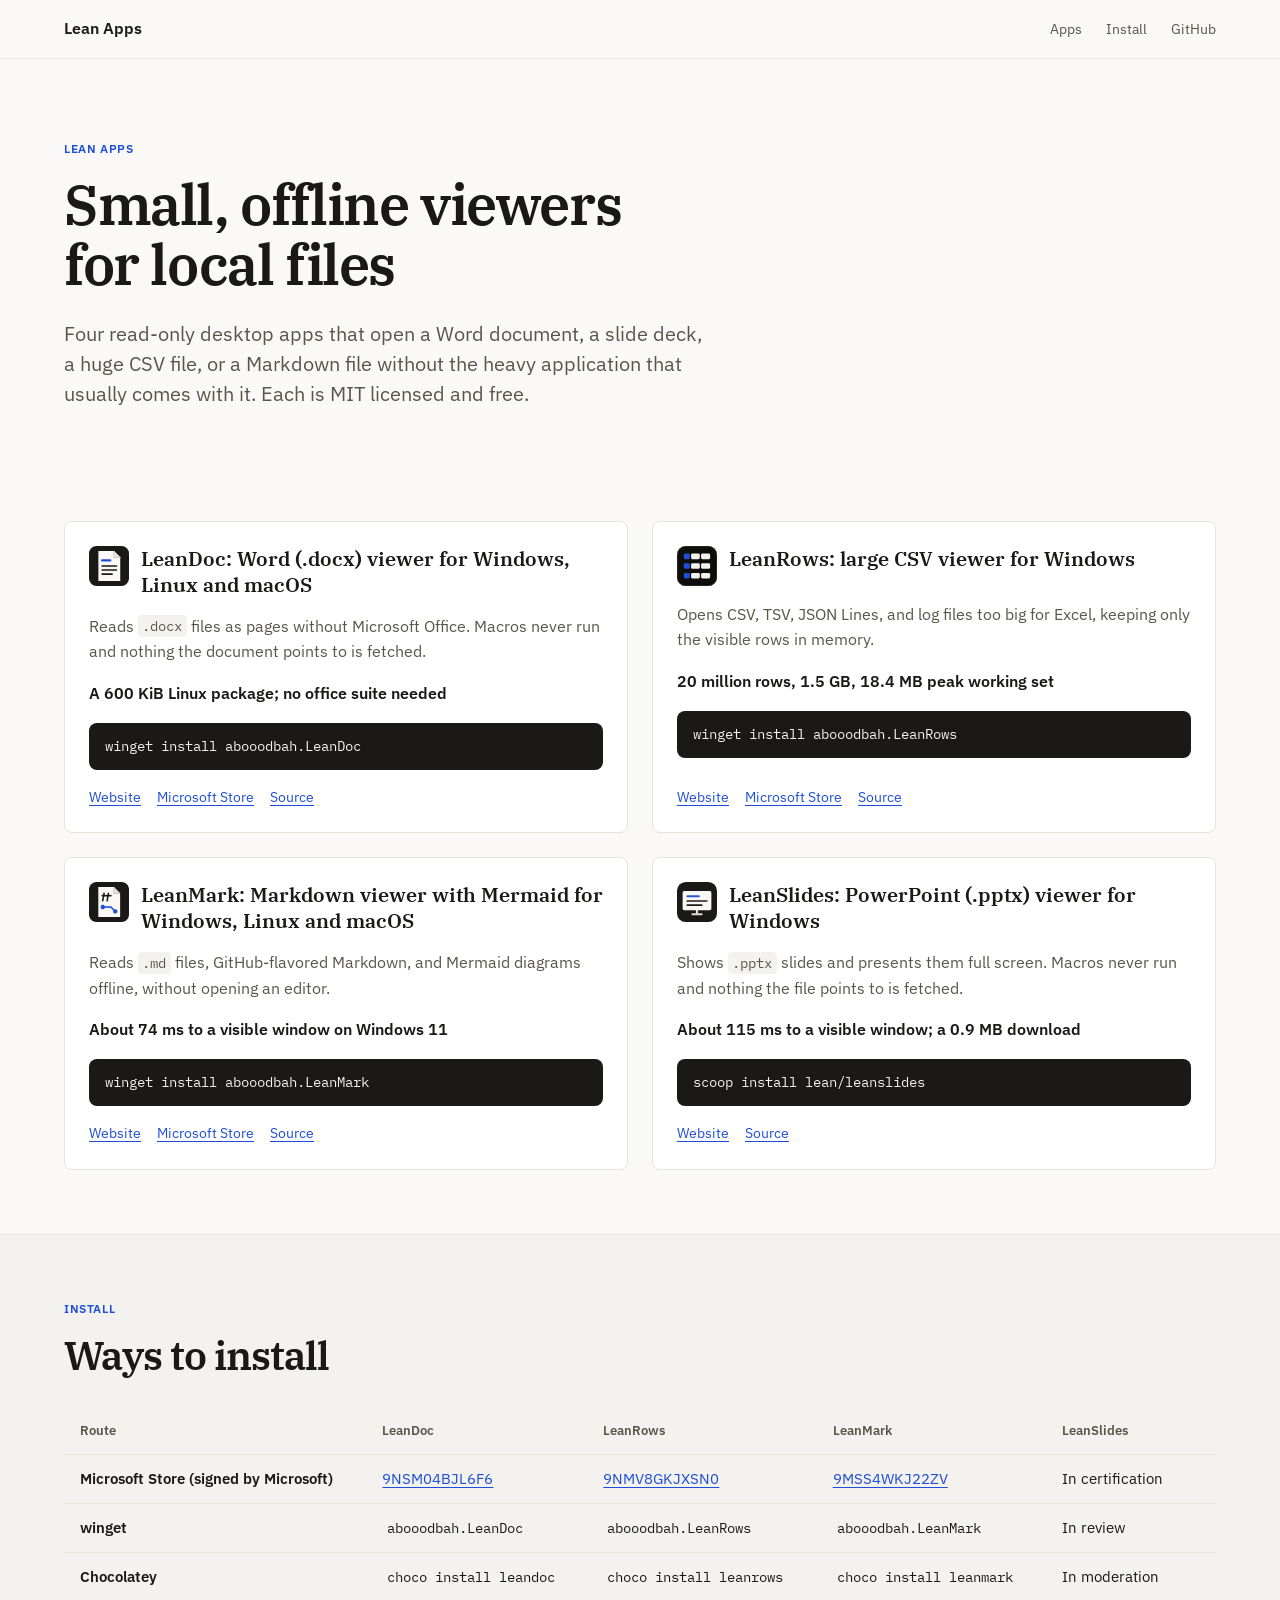
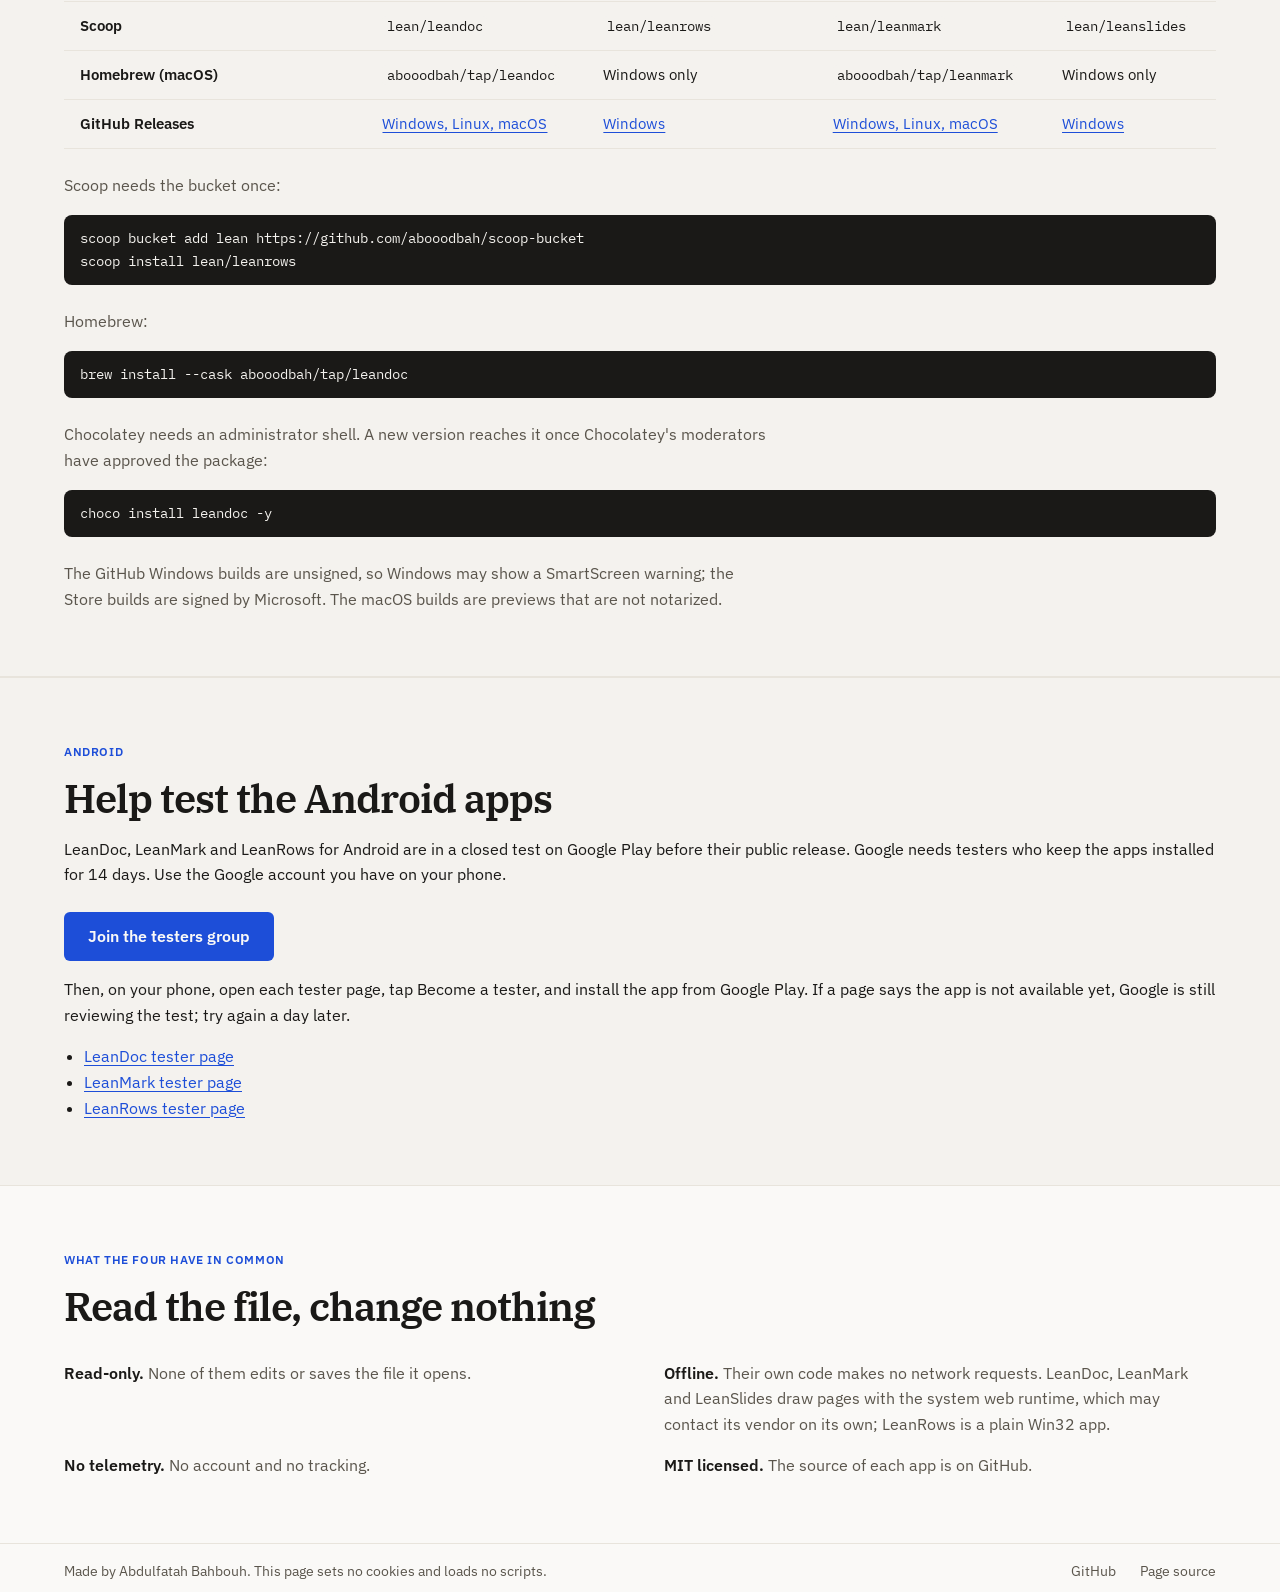
<file: index.html>
<!doctype html>
<html lang="en">
<head>
  <meta charset="utf-8">
  <meta name="viewport" content="width=device-width, initial-scale=1">
  <meta name="color-scheme" content="light dark">
  <meta name="theme-color" content="#faf9f7" media="(prefers-color-scheme: light)">
  <meta name="theme-color" content="#0e0d0b" media="(prefers-color-scheme: dark)">
  <title>Lean Apps: free offline viewers for Word, PowerPoint, CSV and Markdown</title>
  <meta name="description" content="Four small, MIT-licensed desktop viewers: LeanDoc for Word documents, LeanSlides for PowerPoint presentations, LeanRows for huge CSV files, LeanMark for Markdown. Read-only, offline, no telemetry.">
  <link rel="canonical" href="https://abooodbah.github.io/">
  <link rel="icon" href="assets/leandoc-icon.svg" type="image/svg+xml">
  <link rel="preload" href="assets/fonts/ibm-plex-sans-latin-400-normal.woff2" as="font" type="font/woff2" crossorigin>
  <link rel="preload" href="assets/fonts/ibm-plex-serif-latin-600-normal.woff2" as="font" type="font/woff2" crossorigin>
  <link rel="stylesheet" href="styles.css">
  <meta property="og:type" content="website">
  <meta property="og:title" content="Lean Apps: free offline viewers for Word, PowerPoint, CSV and Markdown">
  <meta property="og:description" content="Four small, MIT-licensed desktop viewers: LeanDoc for Word documents, LeanSlides for PowerPoint presentations, LeanRows for huge CSV files, LeanMark for Markdown. Read-only, offline, no telemetry.">
  <meta property="og:url" content="https://abooodbah.github.io/">
  <meta name="twitter:card" content="summary">
  <script type="application/ld+json">
  {
    "@context": "https://schema.org",
    "@type": "WebSite",
    "name": "Lean Apps",
    "alternateName": "Lean Apps Studio",
    "url": "https://abooodbah.github.io/",
    "description": "Four small, MIT-licensed desktop viewers: LeanDoc for Word documents, LeanSlides for PowerPoint presentations, LeanRows for huge CSV files, LeanMark for Markdown.",
    "author": {"@type": "Person", "name": "Abdulfatah Bahbouh", "url": "https://github.com/abooodbah"}
  }
  </script>
</head>
<body>
  <a class="skip-link" href="#main-content">Skip to content</a>

  <header class="site-header">
    <div class="container header-row">
      <a class="brand" href="#top">Lean Apps</a>
      <nav aria-label="Primary navigation">
        <a href="#apps">Apps</a>
        <a href="#install">Install</a>
        <a href="https://github.com/abooodbah">GitHub</a>
      </nav>
    </div>
  </header>

  <main id="main-content">
    <section class="hero" id="top">
      <div class="container">
        <p class="eyebrow">Lean Apps</p>
        <h1>Small, offline viewers for local files</h1>
        <p class="hero-lead">
          Four read-only desktop apps that open a Word document, a slide deck,
          a huge CSV file, or a Markdown file without the heavy application
          that usually comes with it. Each is MIT licensed and free.
        </p>
      </div>
    </section>

    <section class="section" id="apps" aria-labelledby="apps-heading">
      <div class="container">
        <h2 id="apps-heading" class="visually-hidden">The apps</h2>
        <ul class="app-list">
          <li class="app-card">
            <div class="app-name">
              <img src="assets/leandoc-icon.svg" width="40" height="40" alt="">
              <h3><a href="https://abooodbah.github.io/leandoc/">LeanDoc: Word (.docx) viewer for Windows, Linux and macOS</a></h3>
            </div>
            <p>Reads <code>.docx</code> files as pages without Microsoft Office. Macros never run and nothing the document points to is fetched.</p>
            <p class="app-fact">A 600 KiB Linux package; no office suite needed</p>
            <pre><code>winget install abooodbah.LeanDoc</code></pre>
            <p class="app-links">
              <a href="https://abooodbah.github.io/leandoc/">Website</a>
              <a href="https://apps.microsoft.com/detail/9NSM04BJL6F6">Microsoft Store</a>
              <a href="https://github.com/abooodbah/leandoc">Source</a>
            </p>
          </li>
          <li class="app-card">
            <div class="app-name">
              <img src="assets/leanrows-icon.svg" width="40" height="40" alt="">
              <h3><a href="https://abooodbah.github.io/leanrows/">LeanRows: large CSV viewer for Windows</a></h3>
            </div>
            <p>Opens CSV, TSV, JSON Lines, and log files too big for Excel, keeping only the visible rows in memory.</p>
            <p class="app-fact">20 million rows, 1.5 GB, 18.4 MB peak working set</p>
            <pre><code>winget install abooodbah.LeanRows</code></pre>
            <p class="app-links">
              <a href="https://abooodbah.github.io/leanrows/">Website</a>
              <a href="https://apps.microsoft.com/detail/9NMV8GKJXSN0">Microsoft Store</a>
              <a href="https://github.com/abooodbah/leanrows">Source</a>
            </p>
          </li>
          <li class="app-card">
            <div class="app-name">
              <img src="assets/leanmark-icon.png" width="40" height="40" alt="">
              <h3><a href="https://abooodbah.github.io/leanmark/">LeanMark: Markdown viewer with Mermaid for Windows, Linux and macOS</a></h3>
            </div>
            <p>Reads <code>.md</code> files, GitHub-flavored Markdown, and Mermaid diagrams offline, without opening an editor.</p>
            <p class="app-fact">About 74 ms to a visible window on Windows 11</p>
            <pre><code>winget install abooodbah.LeanMark</code></pre>
            <p class="app-links">
              <a href="https://abooodbah.github.io/leanmark/">Website</a>
              <a href="https://apps.microsoft.com/detail/9MSS4WKJ22ZV">Microsoft Store</a>
              <a href="https://github.com/abooodbah/leanmark">Source</a>
            </p>
          </li>
          <li class="app-card">
            <div class="app-name">
              <img src="assets/leanslides-icon.svg" width="40" height="40" alt="">
              <h3><a href="https://abooodbah.github.io/leanslides/">LeanSlides: PowerPoint (.pptx) viewer for Windows</a></h3>
            </div>
            <p>Shows <code>.pptx</code> slides and presents them full screen. Macros never run and nothing the file points to is fetched.</p>
            <p class="app-fact">About 115 ms to a visible window; a 0.9 MB download</p>
            <pre><code>scoop install lean/leanslides</code></pre>
            <p class="app-links">
              <a href="https://abooodbah.github.io/leanslides/">Website</a>
              <a href="https://github.com/abooodbah/leanslides">Source</a>
            </p>
          </li>
        </ul>
      </div>
    </section>

    <section class="section section-muted" id="install" aria-labelledby="install-heading">
      <div class="container">
        <p class="eyebrow">Install</p>
        <h2 id="install-heading">Ways to install</h2>
        <div class="table-wrap">
          <table>
            <caption class="visually-hidden">Install routes for each app</caption>
            <thead>
              <tr>
                <th scope="col">Route</th>
                <th scope="col">LeanDoc</th>
                <th scope="col">LeanRows</th>
                <th scope="col">LeanMark</th>
                <th scope="col">LeanSlides</th>
              </tr>
            </thead>
            <tbody>
              <tr>
                <th scope="row">Microsoft Store (signed by Microsoft)</th>
                <td><a href="https://apps.microsoft.com/detail/9NSM04BJL6F6">9NSM04BJL6F6</a></td>
                <td><a href="https://apps.microsoft.com/detail/9NMV8GKJXSN0">9NMV8GKJXSN0</a></td>
                <td><a href="https://apps.microsoft.com/detail/9MSS4WKJ22ZV">9MSS4WKJ22ZV</a></td>
                <td>In certification</td>
              </tr>
              <tr>
                <th scope="row">winget</th>
                <td><code>abooodbah.LeanDoc</code></td>
                <td><code>abooodbah.LeanRows</code></td>
                <td><code>abooodbah.LeanMark</code></td>
                <td>In review</td>
              </tr>
              <tr>
                <th scope="row">Chocolatey</th>
                <td><code>choco install leandoc</code></td>
                <td><code>choco install leanrows</code></td>
                <td><code>choco install leanmark</code></td>
                <td>In moderation</td>
              </tr>
              <tr>
                <th scope="row">Scoop</th>
                <td><code>lean/leandoc</code></td>
                <td><code>lean/leanrows</code></td>
                <td><code>lean/leanmark</code></td>
                <td><code>lean/leanslides</code></td>
              </tr>
              <tr>
                <th scope="row">Homebrew (macOS)</th>
                <td><code>abooodbah/tap/leandoc</code></td>
                <td>Windows only</td>
                <td><code>abooodbah/tap/leanmark</code></td>
                <td>Windows only</td>
              </tr>
              <tr>
                <th scope="row">GitHub Releases</th>
                <td><a href="https://github.com/abooodbah/leandoc/releases/latest">Windows, Linux, macOS</a></td>
                <td><a href="https://github.com/abooodbah/leanrows/releases/latest">Windows</a></td>
                <td><a href="https://github.com/abooodbah/leanmark/releases/latest">Windows, Linux, macOS</a></td>
                <td><a href="https://github.com/abooodbah/leanslides/releases/latest">Windows</a></td>
              </tr>
            </tbody>
          </table>
        </div>
        <p class="install-note">Scoop needs the bucket once:</p>
        <pre><code>scoop bucket add lean https://github.com/abooodbah/scoop-bucket
scoop install lean/leanrows</code></pre>
        <p class="install-note">Homebrew:</p>
        <pre><code>brew install --cask abooodbah/tap/leandoc</code></pre>
        <p class="install-note">
          Chocolatey needs an administrator shell. A new version reaches it once
          Chocolatey's moderators have approved the package:
        </p>
        <pre><code>choco install leandoc -y</code></pre>
        <p class="install-note">
          The GitHub Windows builds are unsigned, so Windows may show a
          SmartScreen warning; the Store builds are signed by Microsoft. The
          macOS builds are previews that are not notarized.
        </p>
      </div>
    </section>

    <section class="section section-muted" id="android" aria-labelledby="android-heading">
      <div class="container">
        <p class="eyebrow">Android</p>
        <h2 id="android-heading">Help test the Android apps</h2>
        <p>
          LeanDoc, LeanMark and LeanRows for Android are in a closed test on
          Google Play before their public release. Google needs testers who keep
          the apps installed for 14 days. Use the Google account you have on
          your phone.
        </p>
        <p class="android-join">
          <a class="button" href="https://groups.google.com/g/lean-apps-testers">Join the testers group</a>
        </p>
        <p>
          Then, on your phone, open each tester page, tap Become a tester, and
          install the app from Google Play. If a page says the app is not
          available yet, Google is still reviewing the test; try again a day
          later.
        </p>
        <ul class="android-pages">
          <li><a href="https://play.google.com/apps/testing/io.github.abooodbah.leandoc">LeanDoc tester page</a></li>
          <li><a href="https://play.google.com/apps/testing/io.github.abooodbah.leanmark">LeanMark tester page</a></li>
          <li><a href="https://play.google.com/apps/testing/io.github.abooodbah.leanrows">LeanRows tester page</a></li>
        </ul>
      </div>
    </section>

    <section class="section" id="common" aria-labelledby="common-heading">
      <div class="container">
        <p class="eyebrow">What the four have in common</p>
        <h2 id="common-heading">Read the file, change nothing</h2>
        <ul class="common-list">
          <li><strong>Read-only.</strong> None of them edits or saves the file it opens.</li>
          <li><strong>Offline.</strong> Their own code makes no network requests. LeanDoc, LeanMark and LeanSlides draw pages with the system web runtime, which may contact its vendor on its own; LeanRows is a plain Win32 app.</li>
          <li><strong>No telemetry.</strong> No account and no tracking.</li>
          <li><strong>MIT licensed.</strong> The source of each app is on GitHub.</li>
        </ul>
      </div>
    </section>
  </main>

  <footer class="site-footer">
    <div class="container footer-row">
      <p>Made by Abdulfatah Bahbouh. This page sets no cookies and loads no scripts.</p>
      <nav aria-label="Footer navigation">
        <a href="https://github.com/abooodbah">GitHub</a>
        <a href="https://github.com/abooodbah/abooodbah.github.io">Page source</a>
      </nav>
    </div>
  </footer>
</body>
</html>
</file>
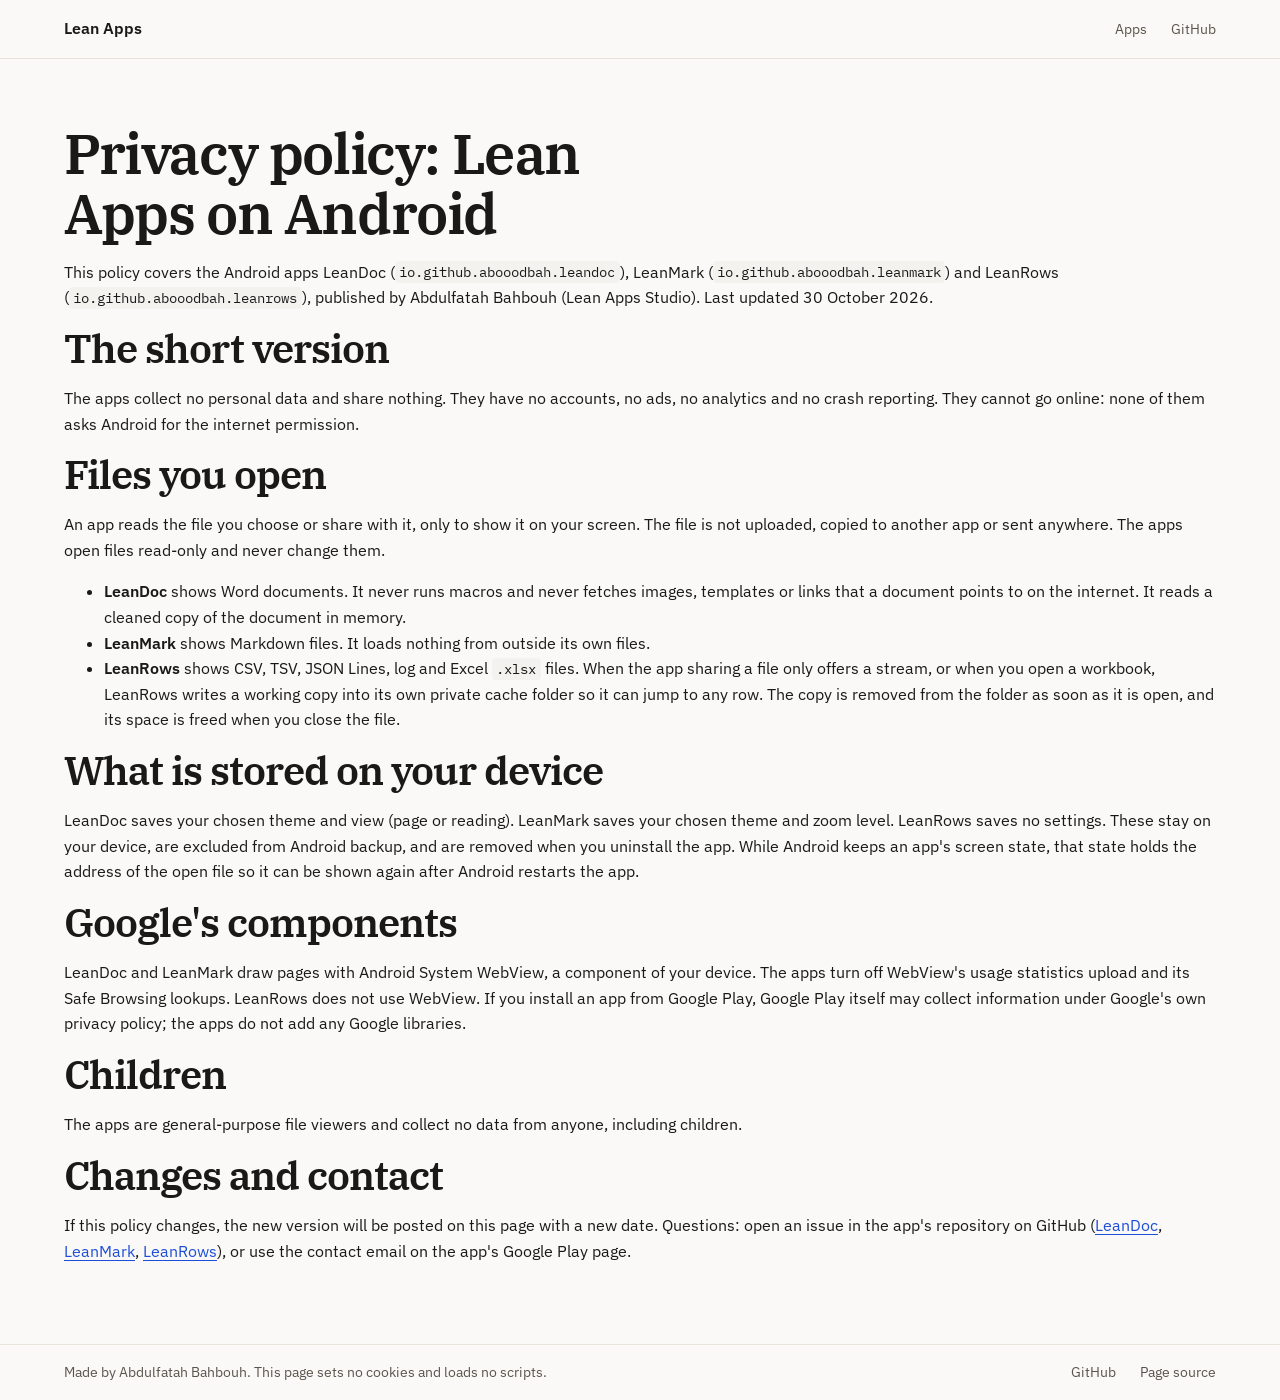
<file: privacy/android/index.html>
<!doctype html>
<html lang="en">
<head>
  <meta charset="utf-8">
  <meta name="viewport" content="width=device-width, initial-scale=1">
  <meta name="color-scheme" content="light dark">
  <meta name="theme-color" content="#faf9f7" media="(prefers-color-scheme: light)">
  <meta name="theme-color" content="#0e0d0b" media="(prefers-color-scheme: dark)">
  <title>Privacy policy for the Lean Apps on Android</title>
  <meta name="description" content="Privacy policy for LeanDoc, LeanMark and LeanRows on Android: no data is collected, no network access, no ads, no accounts.">
  <link rel="canonical" href="https://abooodbah.github.io/privacy/android/">
  <link rel="icon" href="../../assets/leandoc-icon.svg" type="image/svg+xml">
  <link rel="stylesheet" href="../../styles.css">
</head>
<body>
  <a class="skip-link" href="#main-content">Skip to content</a>

  <header class="site-header">
    <div class="container header-row">
      <a class="brand" href="../../">Lean Apps</a>
      <nav aria-label="Primary navigation">
        <a href="../../#apps">Apps</a>
        <a href="https://github.com/abooodbah">GitHub</a>
      </nav>
    </div>
  </header>

  <main id="main-content">
    <section class="section">
      <div class="container">
        <h1>Privacy policy: Lean Apps on Android</h1>
        <p>This policy covers the Android apps LeanDoc (<code>io.github.abooodbah.leandoc</code>), LeanMark (<code>io.github.abooodbah.leanmark</code>) and LeanRows (<code>io.github.abooodbah.leanrows</code>), published by Abdulfatah Bahbouh (Lean Apps Studio). Last updated 30 October 2026.</p>

        <h2>The short version</h2>
        <p>The apps collect no personal data and share nothing. They have no accounts, no ads, no analytics and no crash reporting. They cannot go online: none of them asks Android for the internet permission.</p>

        <h2>Files you open</h2>
        <p>An app reads the file you choose or share with it, only to show it on your screen. The file is not uploaded, copied to another app or sent anywhere. The apps open files read-only and never change them.</p>
        <ul>
          <li><strong>LeanDoc</strong> shows Word documents. It never runs macros and never fetches images, templates or links that a document points to on the internet. It reads a cleaned copy of the document in memory.</li>
          <li><strong>LeanMark</strong> shows Markdown files. It loads nothing from outside its own files.</li>
          <li><strong>LeanRows</strong> shows CSV, TSV, JSON Lines, log and Excel <code>.xlsx</code> files. When the app sharing a file only offers a stream, or when you open a workbook, LeanRows writes a working copy into its own private cache folder so it can jump to any row. The copy is removed from the folder as soon as it is open, and its space is freed when you close the file.</li>
        </ul>

        <h2>What is stored on your device</h2>
        <p>LeanDoc saves your chosen theme and view (page or reading). LeanMark saves your chosen theme and zoom level. LeanRows saves no settings. These stay on your device, are excluded from Android backup, and are removed when you uninstall the app. While Android keeps an app's screen state, that state holds the address of the open file so it can be shown again after Android restarts the app.</p>

        <h2>Google's components</h2>
        <p>LeanDoc and LeanMark draw pages with Android System WebView, a component of your device. The apps turn off WebView's usage statistics upload and its Safe Browsing lookups. LeanRows does not use WebView. If you install an app from Google Play, Google Play itself may collect information under Google's own privacy policy; the apps do not add any Google libraries.</p>

        <h2>Children</h2>
        <p>The apps are general-purpose file viewers and collect no data from anyone, including children.</p>

        <h2>Changes and contact</h2>
        <p>If this policy changes, the new version will be posted on this page with a new date. Questions: open an issue in the app's repository on GitHub (<a href="https://github.com/abooodbah/leandoc-android/issues">LeanDoc</a>, <a href="https://github.com/abooodbah/leanmark-android/issues">LeanMark</a>, <a href="https://github.com/abooodbah/leanrows-android/issues">LeanRows</a>), or use the contact email on the app's Google Play page.</p>
      </div>
    </section>
  </main>

  <footer class="site-footer">
    <div class="container footer-row">
      <p>Made by Abdulfatah Bahbouh. This page sets no cookies and loads no scripts.</p>
      <nav aria-label="Footer navigation">
        <a href="https://github.com/abooodbah">GitHub</a>
        <a href="https://github.com/abooodbah/abooodbah.github.io">Page source</a>
      </nav>
    </div>
  </footer>
</body>
</html>
</file>
<file: styles.css>
/* Lean Apps hub. The Lean family brand system: warm paper, dark ink, one
   action blue, IBM Plex, and a 4 px spacing grid. No build step. */

@font-face {
  font-family: "IBM Plex Sans";
  src: url("assets/fonts/ibm-plex-sans-latin-400-normal.woff2") format("woff2");
  font-style: normal;
  font-weight: 400;
  font-display: swap;
}

@font-face {
  font-family: "IBM Plex Sans";
  src: url("assets/fonts/ibm-plex-sans-latin-600-normal.woff2") format("woff2");
  font-style: normal;
  font-weight: 600;
  font-display: swap;
}

@font-face {
  font-family: "IBM Plex Serif";
  src: url("assets/fonts/ibm-plex-serif-latin-600-normal.woff2") format("woff2");
  font-style: normal;
  font-weight: 600;
  font-display: swap;
}

@font-face {
  font-family: "IBM Plex Mono";
  src: url("assets/fonts/ibm-plex-mono-latin-400-normal.woff2") format("woff2");
  font-style: normal;
  font-weight: 400;
  font-display: swap;
}

:root {
  color-scheme: light dark;
  --font-sans: "IBM Plex Sans", -apple-system, BlinkMacSystemFont, "Segoe UI", sans-serif;
  --font-serif: "IBM Plex Serif", Georgia, "Times New Roman", serif;
  --font-mono: "IBM Plex Mono", Consolas, monospace;

  --canvas: #faf9f7;
  --surface: #ffffff;
  --surface-muted: #f4f2ee;
  --border: #e8e4dc;
  --text-primary: #1a1917;
  --text-secondary: #5a554c;
  --accent: #1d4ed8;
  --link: #1d4ed8;
  --link-hover: #1e40af;
  --ring: #3b82f6;
  --code-canvas: #1a1917;
  --code-text: #f4f2ee;
  --inline-code: #f4f2ee;

  --space-2: 0.5rem;
  --space-3: 0.75rem;
  --space-4: 1rem;
  --space-6: 1.5rem;
  --space-8: 2rem;
  --space-12: 3rem;
  --space-16: 4rem;
  --space-20: 5rem;
  --radius-sm: 4px;
  --radius-lg: 8px;
}

@media (prefers-color-scheme: dark) {
  :root {
    --canvas: #0e0d0b;
    --surface: #1a1917;
    --surface-muted: #2b2924;
    --border: #403d37;
    --text-primary: #faf9f7;
    --text-secondary: #d5cfc3;
    --accent: #93c5fd;
    --link: #93c5fd;
    --link-hover: #bfdbfe;
    --code-canvas: #090807;
    --inline-code: #2b2924;
  }
}

*,
*::before,
*::after {
  box-sizing: border-box;
}

body {
  margin: 0;
  background: var(--canvas);
  color: var(--text-primary);
  font-family: var(--font-sans);
  font-size: 1rem;
  line-height: 1.6;
}

a {
  color: var(--link);
  text-underline-offset: 0.18em;
}

a:hover {
  color: var(--link-hover);
}

:focus-visible {
  outline: 2px solid var(--ring);
  outline-offset: 3px;
}

code {
  padding: 0.1em 0.3em;
  border-radius: var(--radius-sm);
  background: var(--inline-code);
  font-family: var(--font-mono);
  font-size: 0.9em;
  overflow-wrap: anywhere;
}

pre {
  margin: var(--space-4) 0 0;
  padding: var(--space-3) var(--space-4);
  overflow-x: auto;
  border-radius: var(--radius-lg);
  background: var(--code-canvas);
  color: var(--code-text);
  font-size: 0.875rem;
}

pre code {
  padding: 0;
  background: none;
  font-size: inherit;
  overflow-wrap: normal;
}

.skip-link {
  position: absolute;
  top: -10rem;
  left: var(--space-4);
  padding: var(--space-2) var(--space-4);
  background: var(--surface);
}

.skip-link:focus {
  top: var(--space-4);
}

.visually-hidden {
  position: absolute;
  width: 1px;
  height: 1px;
  overflow: hidden;
  clip: rect(0 0 0 0);
  white-space: nowrap;
}

.container {
  width: min(100% - 2rem, 72rem);
  margin: 0 auto;
}

.site-header {
  border-bottom: 1px solid var(--border);
}

.header-row,
.footer-row {
  display: flex;
  flex-wrap: wrap;
  align-items: center;
  justify-content: space-between;
  gap: var(--space-4);
  padding: var(--space-4) 0;
}

.brand {
  color: var(--text-primary);
  font-weight: 600;
  text-decoration: none;
}

.site-header nav,
.site-footer nav {
  display: flex;
  flex-wrap: wrap;
  gap: var(--space-6);
}

.site-header nav a,
.site-footer nav a {
  color: var(--text-secondary);
  font-size: 0.875rem;
  text-decoration: none;
}

.site-header nav a:hover,
.site-footer nav a:hover {
  color: var(--text-primary);
  text-decoration: underline;
}

.hero {
  padding: var(--space-20) 0 var(--space-12);
}

.eyebrow {
  margin: 0 0 var(--space-4);
  color: var(--accent);
  font-size: 0.75rem;
  font-weight: 600;
  letter-spacing: 0.05em;
  text-transform: uppercase;
}

h1,
h2 {
  margin: 0;
  font-family: var(--font-serif);
  font-weight: 600;
  letter-spacing: -0.025em;
  line-height: 1.08;
}

h1 {
  max-width: 18ch;
  font-size: clamp(2.25rem, 5vw, 3.5rem);
}

h2 {
  font-size: clamp(1.75rem, 3.5vw, 2.5rem);
}

.hero-lead {
  max-width: 40rem;
  margin: var(--space-6) 0 0;
  color: var(--text-secondary);
  font-size: 1.25rem;
  line-height: 1.5;
}

.section {
  padding: var(--space-16) 0;
}

.section-muted {
  border-top: 1px solid var(--border);
  border-bottom: 1px solid var(--border);
  background: var(--surface-muted);
}

.app-list {
  display: grid;
  grid-template-columns: repeat(2, minmax(0, 1fr));
  gap: var(--space-6);
  margin: 0;
  padding: 0;
  list-style: none;
}

.app-card {
  min-width: 0;
  display: flex;
  flex-direction: column;
  padding: var(--space-6);
  border: 1px solid var(--border);
  border-radius: var(--radius-lg);
  background: var(--surface);
}

.app-name {
  display: flex;
  align-items: flex-start;
  gap: var(--space-3);
}

.app-name img {
  flex: none;
}

.app-card h3 {
  margin: 0;
  font-family: var(--font-serif);
  font-size: 1.25rem;
  font-weight: 600;
  line-height: 1.3;
}

.app-card h3 a {
  color: var(--text-primary);
  text-decoration: none;
}

.app-card h3 a:hover {
  text-decoration: underline;
}

.app-card p {
  margin: var(--space-4) 0 0;
  color: var(--text-secondary);
}

.app-card .app-fact {
  color: var(--text-primary);
  font-weight: 600;
}

.app-links {
  display: flex;
  flex-wrap: wrap;
  gap: var(--space-4);
  margin-top: auto !important;
  padding-top: var(--space-4);
  font-size: 0.875rem;
}

.table-wrap {
  margin-top: var(--space-8);
  overflow-x: auto;
}

table {
  width: 100%;
  border-collapse: collapse;
  font-size: 0.9375rem;
}

th,
td {
  padding: var(--space-3) var(--space-4);
  border-bottom: 1px solid var(--border);
  text-align: left;
  vertical-align: top;
}

thead th {
  color: var(--text-secondary);
  font-size: 0.8125rem;
  font-weight: 600;
}

.install-note {
  max-width: 44rem;
  margin: var(--space-6) 0 0;
  color: var(--text-secondary);
}

.common-list {
  display: grid;
  grid-template-columns: repeat(2, minmax(0, 1fr));
  gap: var(--space-4) var(--space-12);
  margin: var(--space-8) 0 0;
  padding: 0;
  list-style: none;
  color: var(--text-secondary);
}

.common-list strong {
  color: var(--text-primary);
}

.site-footer {
  border-top: 1px solid var(--border);
  color: var(--text-secondary);
  font-size: 0.875rem;
}

.site-footer p {
  margin: 0;
}

@media (max-width: 52rem) {
  .app-list,
  .common-list {
    grid-template-columns: minmax(0, 1fr);
  }

  .hero {
    padding: var(--space-12) 0 var(--space-8);
  }

  .section {
    padding: var(--space-12) 0;
  }

  table,
  thead,
  tbody,
  tr,
  th,
  td {
    display: block;
  }

  thead {
    position: absolute;
    width: 1px;
    height: 1px;
    overflow: hidden;
    clip: rect(0 0 0 0);
  }

  tbody tr {
    padding: var(--space-3) 0;
    border-bottom: 1px solid var(--border);
  }

  th,
  td {
    padding: var(--space-2) 0;
    border-bottom: 0;
  }

  td::before {
    display: block;
    color: var(--text-secondary);
    font-size: 0.8125rem;
    font-weight: 600;
  }

  td:nth-child(2)::before {
    content: "LeanDoc";
  }

  td:nth-child(3)::before {
    content: "LeanRows";
  }

  td:nth-child(4)::before {
    content: "LeanMark";
  }
}

@media (prefers-reduced-motion: reduce) {
  * {
    scroll-behavior: auto !important;
    transition: none !important;
  }
}

/* Android closed-test sign-up */
.android-join {
  margin: var(--space-6) 0 var(--space-4);
}
.button {
  display: inline-block;
  padding: var(--space-3) var(--space-6);
  border-radius: 6px;
  background: var(--accent);
  color: var(--canvas);
  font-weight: 600;
  text-decoration: none;
}
.button:hover {
  background: var(--link-hover);
  color: var(--canvas);
}
.button:focus-visible {
  outline: 2px solid var(--ring);
  outline-offset: 2px;
}
.android-pages {
  margin: var(--space-4) 0 0;
  padding-left: 1.25rem;
}
</file>
